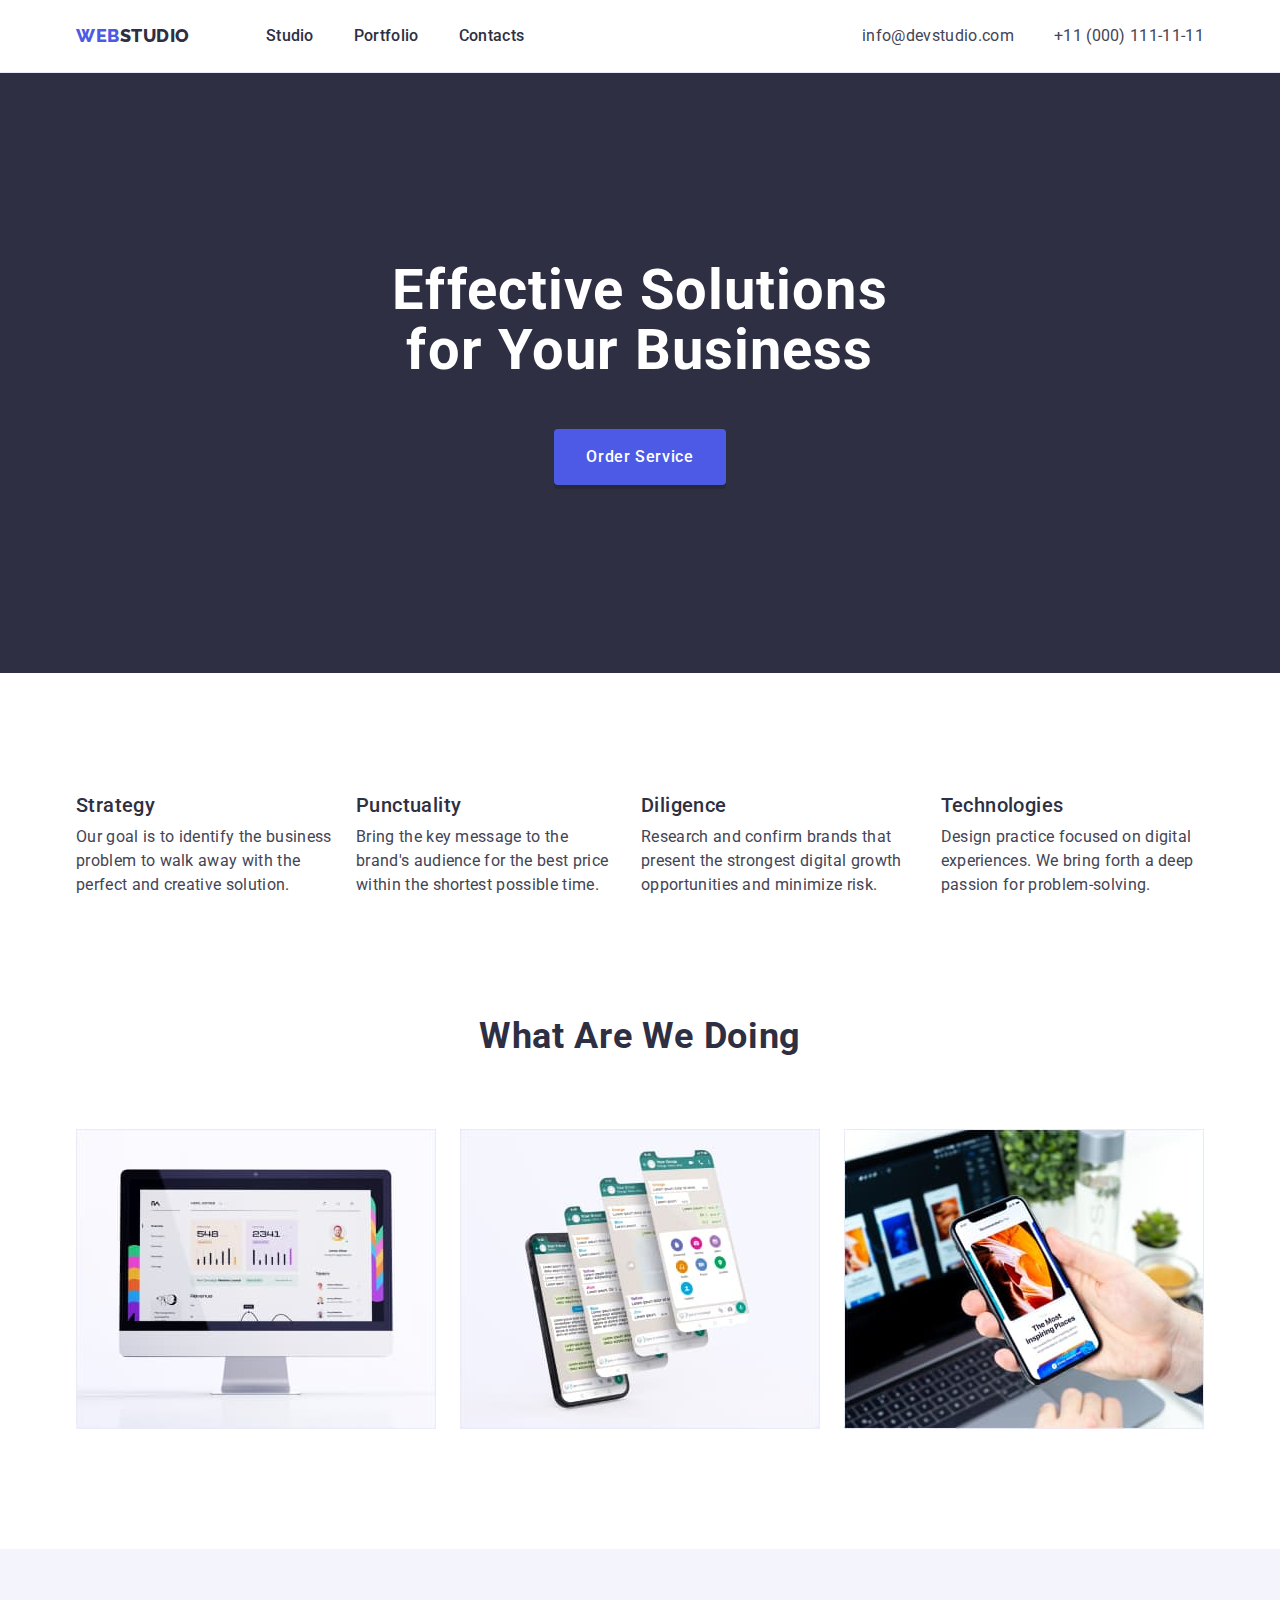
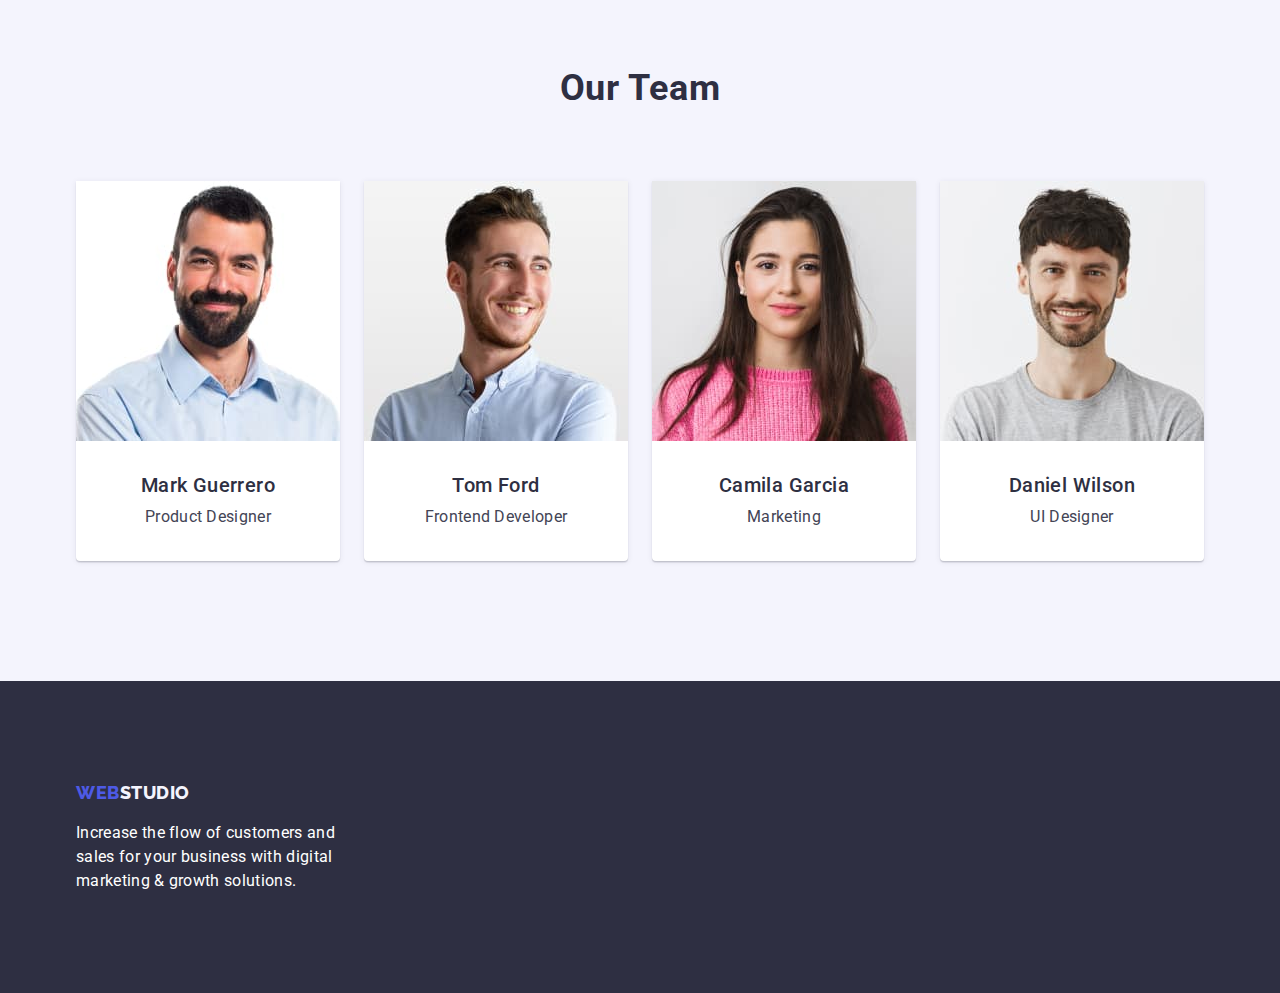
<file: index.html>
<!DOCTYPE html>
<html lang="en">
  <head>
    <meta charset="UTF-8" />
    <meta http-equiv="X-UA-Compatible" content="IE=edge" />
    <meta name="viewport" content="width=device-width, initial-scale=1.0" />
    <link rel="preconnect" href="https://fonts.googleapis.com" />
    <link rel="preconnect" href="https://fonts.gstatic.com" crossorigin />
    <link
      href="https://fonts.googleapis.com/css2?family=Raleway:wght@800&family=Roboto:wght@400;500;700;900&display=swap"
      rel="stylesheet"
    />
    <link
      href="https://cdn.jsdelivr.net/npm/modern-normalize@1.1.0/modern-normalize.min.css
"
      rel="stylesheet"
    />
    <link rel="stylesheet" href="./css/styles.css" />
    <title>WebStudio</title>
  </head>

  <body>
    <!-- Top line-->
    <header class="header">
      <div class="container header-container">
        <nav class="header-nav">
          <a class="header-logo" href="./index.html"
            ><span class="logo">WEB</span>STUDIO</a
          >
          <ul class="menu">
            <li class="menu-item"><a class="menu-link" href="./index.html">Studio</a></li>
            <li class="menu-item">
              <a class="menu-link" href="./portfolio.html">Portfolio</a>
            </li>
            <li class="menu-item"><a class="menu-link" href="">Contacts</a></li>
          </ul>
        </nav>

        <address class="header-contacts">
          <ul class="contacts">
            <li class="contacts-list email">
              <a class="contacts-item " href="mailto:info@devstudio.com"
                >info@devstudio.com</a
              >
            </li>
            <li class="contacts-list">
              <a class="contacts-item" href="tel:+110001111111">
                +11 (000) 111-11-11
              </a>
            </li>
          </ul>
        </address>
      </div>
    </header>

    <main>
      <!-- Section 1 -->
      <section class="hero">
        <div class="container">
          <h1 class="hero-title">Effective Solutions for Your Business</h1>
          
          <button class="button-main" type="button">Order Service</button>
        </div>
      </section>

      <!-- Section 2 -->
      <section class="feature">
        <div class="container">
          <h2 class="visually-hidden">Company quality</h2>
          <ul class="feature-list">
          
              <li class="feature-item">
              <h3 class="feature-title">Strategy</h3>
              <p class="feature-description">
                Our goal is to identify the business problem to walk away with
                the perfect and creative solution.
              </p>
            </li>
            
              
          
            
            <li class="feature-item">
              <h3 class="feature-title">Punctuality</h3>
              <p class="feature-description">
                Bring the key message to the brand's audience for the best price
                within the shortest possible time.
              </p>
            </li>
            <li class="feature-item">
              <h3 class="feature-title">Diligence</h3>
              <p class="feature-description">
                Research and confirm brands that present the strongest digital
                growth opportunities and minimize risk.
              </p>
            </li class="feature-item">
            <li>
              <h3 class="feature-title">Technologies</h3>
              <p class="feature-description">
                Design practice focused on digital experiences. We bring forth a
                deep passion for problem-solving.
              </p>
            </li>
            
          </ul>
        </div>
      </section>

      <!-- Section 3 -->
      <section class="works">
        <div class="container">
          <h2 class="works-title">What are we doing</h2>
          <ul class="works-list">
            <li class="works-item">
              <img src="./images/img 1.jpg" width="360" alt="pic-1" />
            </li>
            <li class="works-item">
              <img src="./images/img 2.jpg" width="360" alt="pic-2" />
            </li>
            <li class="works-item">
              <img src="./images/img 3.jpg" width="360" alt="pic-3" />
            </li>
          </ul>
        </div>
      </section>

      <!-- Section 4 -->
      <section class="team">
        <div class="container">
          <h2 class="team-title">Our Team</h2>
          <ul class="team-list">
            <li class="team-item">
              <img src="./images/img-m.jpg" width="264" alt="photo-1" />
              <h3 class="secondary-title secondary-title-team">Mark Guerrero</h3>
              <p>Product Designer</p>
            </li>
            <li class="team-item">
              <img src="./images/img-t.jpg" width="264" alt="photo-2" />
              <h3 class="secondary-title secondary-title-team">Tom Ford</h3>
              <p>Frontend Developer</p>
            </li>
            <li class="team-item">
              <img src="./images/img-c.jpg" width="264" alt="photo-3" />
              <h3 class="secondary-title secondary-title-team">Camila Garcia</h3>
              <p>Marketing</p>
            </li>
            <li class="team-item">
              <img src="./images/img-d.jpg" width="264" alt="photo-4" />
              <h3 class="secondary-title secondary-title-team">Daniel Wilson</h3>
              <p>UI Designer</p>
            </li>
          </ul>
        </div>
      </section>
    </main>

    <!-- Footer -->

    <footer class="footer">
      <div class="container">
        <a class="footer-logo" href="./index.html">
          <span class="logo">WEB</span>STUDIO</a
        >
        <p class="slogan">
          Increase the flow of customers and sales for your business with
          digital marketing & growth solutions.
        </p>
      </div>
    </footer>
  </body>
</html>
</file>
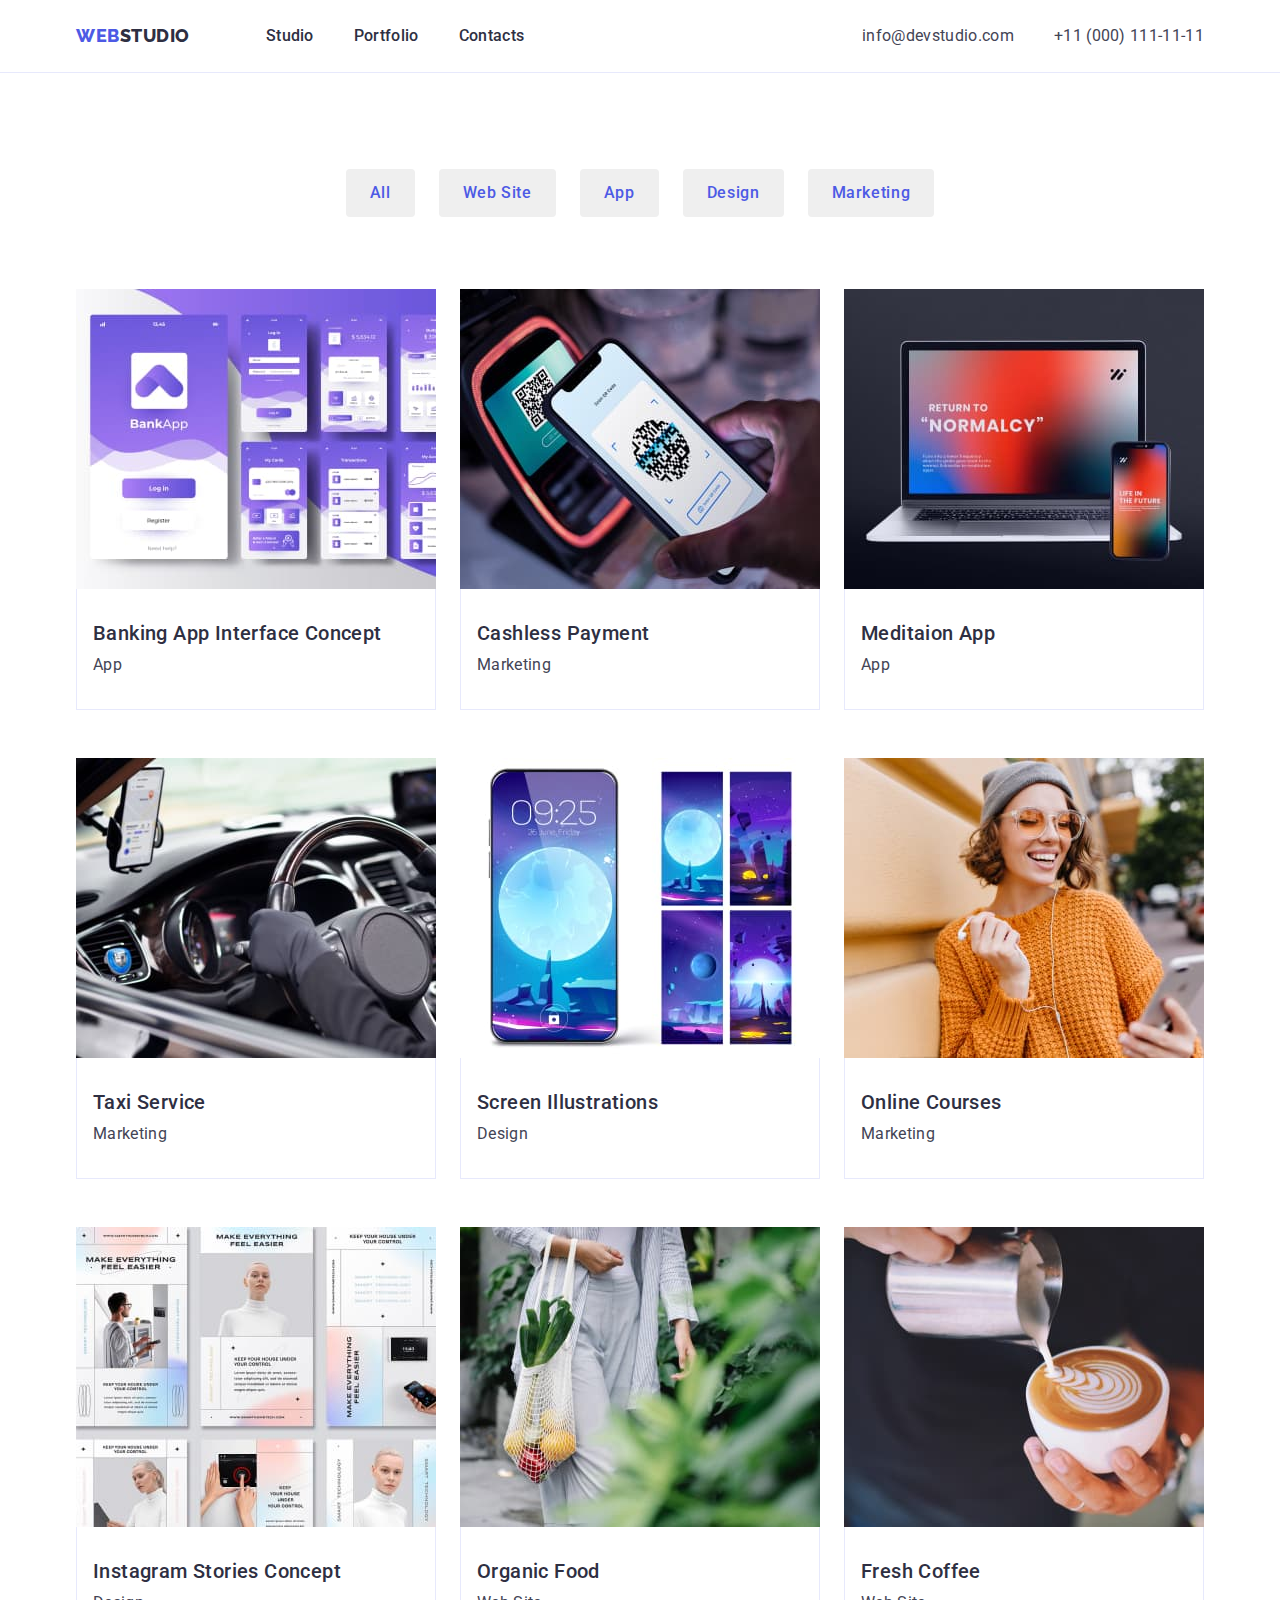
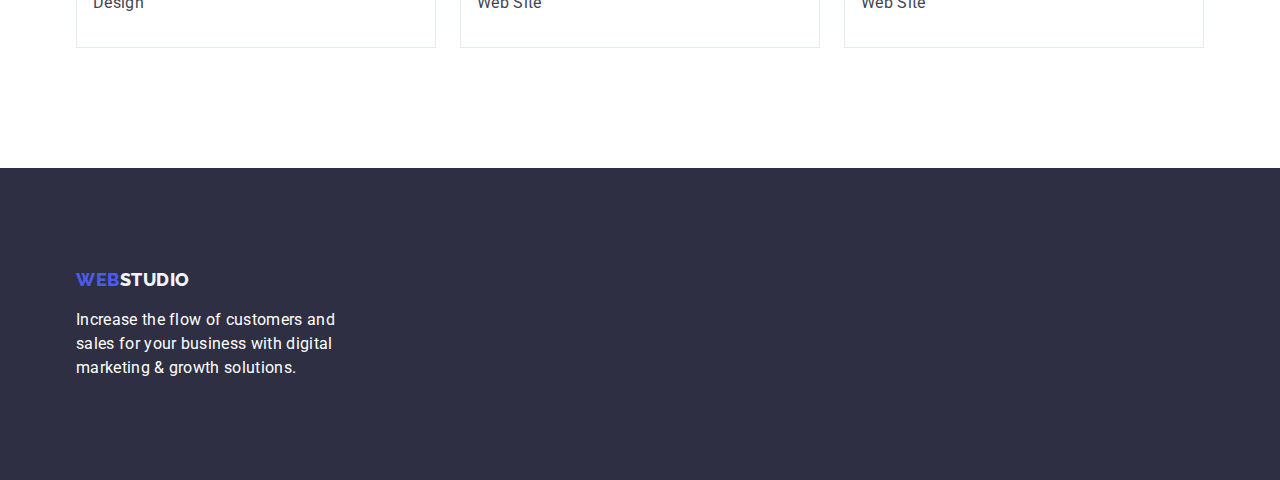
<file: portfolio.html>
<!DOCTYPE html>
<html lang="en">
  <head>
    <meta charset="UTF-8" />
    <meta http-equiv="X-UA-Compatible" content="IE=edge" />
    <meta name="viewport" content="width=device-width, initial-scale=1.0" />
    <link rel="preconnect" href="https://fonts.googleapis.com" />
    <link rel="preconnect" href="https://fonts.gstatic.com" crossorigin />
    <link
      href="https://fonts.googleapis.com/css2?family=Raleway:wght@800&family=Roboto:wght@400;500;700;900&display=swap"
      rel="stylesheet"
    />
    <link
      href="
https://cdn.jsdelivr.net/npm/modern-normalize@1.1.0/modern-normalize.min.css
"
      rel="stylesheet"
    />
    <link rel="stylesheet" href="./css/styles.css" />
    <title>Portfolio</title>
  
     <header class="header">
      <div class="container header-container">
        <nav class="header-nav">
          <a class="header-logo" href="./index.html"
            ><span class="logo">WEB</span>STUDIO</a
          >
          <ul class="menu">
            <li class="menu-item"><a class="menu-link" href="./index.html">Studio</a></li>
            <li class="menu-item">
              <a class="menu-link" href="./portfolio.html">Portfolio</a>
            </li>
            <li class="menu-item"><a class="menu-link" href="">Contacts</a></li>
          </ul>
        </nav>

        <address class="header-contacts">
          <ul class="contacts">
            <li class="contacts-list">
              <a class="contacts-item email" href="mailto:info@devstudio.com"
                >info@devstudio.com</a
              >
            </li>
            <li class="contacts-list">
              <a class="contacts-item phone" href="tel:+110001111111">
                +11 (000) 111-11-11
              </a>
            </li>
          </ul>
        </address>
      </div>
    </header>

    <main>
      <section class="main-content">
        <!-- Buttons -->
        <div class="container">
          <h1 class="visually-hidden">Our Works</h1>
          <ul class="button-list">
            <li class="button-item">
              <button class="button-portfolio" type="button">All</button>
            </li>
            <li class="button-item">
              <button class="button-portfolio" type="button">Web Site</button>
            </li>
            <li class="button-item">
              <button class="button-portfolio" type="button">App</button>
            </li>
            <li class="button-item">
              <button class="button-portfolio" type="button">Design</button>
            </li>
            <li class="button-item">
              <button class="button-portfolio" type="button">Marketing</button>
            </li>
          </ul>
           <!-- Works -->
          <ul class="application-list">
            <li class="application-item">
              <img src="./images/img-1.jpg" alt="bank application" />
              <div class="card"> 
                <h2 class="secondary-title secondary-title-application">Banking App Interface Concept</h2>
              <p>App</p>
            </div>
            </li>
            <li class="application-item">
              <img src="./images/img-2.jpg" alt="payment application" />
              <div class="card"><h2 class="secondary-title">Cashless Payment</h2>
              <p>Marketing</p></div> 
            </li>
            <li class="application-item">
              <img src="./images/img-3.jpg" alt="mediation application" />
              <div class="card"><h2 class="secondary-title">Meditaion App</h2>
              <p>App</p></div> 
            </li>
            <li class="application-item">
              <img src="./images/img-4.jpg" alt="taxi application" />
              <div class="card"><h2 class="secondary-title">Taxi Service</h2>
              <p>Marketing</p> </div> 
            </li>
            <li class="application-item">
              <img src="./images/img-5.jpg" alt="illustration application" />
              <div class="card"> <h2 class="secondary-title">Screen Illustrations</h2>
              <p>Design</p></div> 
            </li>
            <li class="application-item">
              <img src="./images/img-6.jpg" alt="education application" />
              <div class="card"> 
              <h2 class="secondary-title">Online Courses</h2>
              <p>Marketing</p></div> 
            </li>
            <li class="application-item">
              <img
                src="./images/img-7.jpg"
                alt="instagram stories application"
              />
              <div class="card"><h2 class="secondary-title">Instagram Stories Concept</h2>
              <p>Design</p> </div> 
            </li>
            <li class="application-item">
              <img src="./images/img-8.jpg" alt="food application" />
              <div class="card"> <h2 class="secondary-title">Organic Food</h2>
              <p>Web Site</p></div> 
            </li>
            <li class="application-item">
              <img src="./images/img-9.jpg" alt="coffee application" />
              <div class="card"> <h2 class="secondary-title">Fresh Coffee</h2>
              <p>Web Site</p></div> 
            </li>
          </ul>
        </div>
      </section>
    </main>

    <!-- Footer -->

    <footer class="footer">
      <div class="container">
        <a class="footer-logo" href="./index.html">
          <span class="logo">WEB</span>STUDIO</a
        >
        <p class="slogan">
          Increase the flow of customers and sales for your business with
          digital marketing & growth solutions.
        </p>
      </div>
    </footer>
  </body>
</html>
</file>
<file: css/styles.css>
:root {
--main-title-color:rgba(46, 47, 66, 1);/*NAVY BLUE*/
--main-secondary-color:rgba(67, 68, 85, 1); /*SLATE*/
--accent-color: rgba(77, 90, 229, 1);/*IRIS*/
--secondary-accent-color: rgba(64, 75, 191, 1);  /*OCEAN */
--main-background-color: rgba(255, 255, 255, 1);/*WHITE*/
--secondary-background-color: rgb(231, 233, 252); /*CORNFLOWER */
--background-color-team: rgb(244, 244, 253,1); /* CLOUD */
}



ul {
    list-style: none;
}
a  {
    text-decoration: none;
}

h1,h2,h3,h4,p {
margin-top: 0;
margin-bottom: 0;
}

 ul {
margin-top: 0;
margin-bottom: 0;
padding-left: 0;
} 

img {
    display: block;
}
button {
    cursor: pointer;
}
 .container {
    width: 1158px;
    margin-left: auto;
    margin-right: auto;
    padding-right: 15px;
    padding-left: 15px;  
 }
 body {
     font-family: 'Roboto', sans-serif;
     background-color: var(--main-background-color);
     color: var(--main-secondary-color);
     font-size: 16px;
 }
 
/* =============================HEADER========================= */

.header {
border-bottom: 1px solid var(--secondary-background-color);
}

.header-container {
    display: flex;
    align-items: center;
    
}
.header-nav {
    display: flex;
    align-items: center;
    padding-top: 24px;
    padding-bottom: 24px;
}

.header-logo {
color: var(--main-title-color);
font-family: 'Raleway', sans-serif;
font-weight: 800;
font-size: 18px;
line-height: 1.33;
letter-spacing: 0.03em;
margin-right: 76px;

}

.logo {
color: var(--accent-color);      
}

.menu {
    display: flex;
    align-items: center;
}

.menu-item {
font-weight: 500;
line-height: 1.5;
letter-spacing: 0.02em;
}
.menu-item:not(:last-child){
 margin-right: 40px;
 }
 .contacts {
    display: flex;
    align-items: center;
    margin-left: auto;
 }

.menu.contacts {
    justify-content: space-between;
}

.header-contacts {
    padding-top: 24px;
    padding-bottom: 24px;
    margin-left: auto;
    
}

 .contacts-item {
font-style: normal;
line-height: 1.5;
letter-spacing: 0.02em;
color: var(--main-secondary-color);
 }

 .email { 
margin-right: 40px;
 }
 

/* =============================HERO========================= */


.hero {
padding-top: 188px;
padding-bottom: 188px;
background-color: var(--main-title-color); 
}
   
.hero-title {
font-weight: 700;
font-size: 56px;
line-height: 1.07;
letter-spacing: 0.02em;
color: var(--main-background-color);
Width: 496px; 
height: 120px;
margin-right: auto;
margin-left: auto;
text-align: center;
}

.visually-hidden {
position: absolute;
width: 1px;
height: 1px;
margin: -1px;
border: 0;
padding: 0;
white-space: nowrap;
clip-path: inset(100%);
clip: rect(0 0 0 0);
overflow: hidden;
}

.feature {
padding-top: 120px;
padding-bottom: 120px;
background-color: var(--main-background-color);
}


.feature-title {
font-weight: 500;
font-size: 20px;
line-height: 1.2;
letter-spacing: 0.02em;
color: var(--main-title-color);
margin-bottom: 8px;
}

.feature-description {
line-height: 1.5;
letter-spacing: 0.02em;
}


.works-title, 
.team-title {
font-weight: 700;
font-size: 36px;
line-height: 1.11;
letter-spacing: 0.02em;
text-transform: capitalize;
color: var(--main-title-color);
margin-bottom: 72px; 
margin-right: auto;
margin-left: auto;
text-align:center;
}

.secondary-title-team {
margin-top: 32px;
text-align: center;
}

.secondary-title { 
font-weight: 500;
font-size: 20px;
line-height: 1.2;
letter-spacing: 0.02em;
color: var(--main-title-color);
margin-bottom: 8px;
}

.secondary-title + p {
line-height: 1.5;
letter-spacing: 0.02em;
}

.secondary-title-team + p {
text-align: center;
}



.works-item:not(:nth-child(3n)) {
margin-right: 24px;
}

.works {
padding-bottom: 120px;
background-color: var(--main-background-color);
 }   

.team {
padding-top: 120px;
padding-bottom: 120px; 
background-color:var(--background-color-team);
} 
.footer {
    padding-top: 100px;
    padding-bottom: 100px;
}
.team-item  {
    background-color:var(--main-background-color);
    border-bottom-left-radius: 4px;
    border-bottom-right-radius: 4px;
    box-shadow:
    0 2px 1px 0 rgba(46, 47, 66, 0.08), 
    0 1px 1px 0 rgba(46, 47, 66, 0.16), 
    0 1px 6px 0 rgba(46, 47, 66, 0.08);
    padding-bottom: 32px;

}
.team-list {
display: flex;
flex-wrap: wrap;
gap: 24px; 
}
.works-list {
display: flex;
flex-wrap: wrap;
}

.feature-list {
display: flex;
gap: 24px;
}
.button-list {
display: flex;
justify-content: center;
gap: 24px;
margin-bottom: 72px;
}
.main-content {
padding-top: 96px;
padding-bottom: 120px;
} 
.application-list {
    display: flex;
    flex-wrap: wrap;
}
.application-item:not(:nth-child(3n)) {
margin-right: 24px;
} 
.application-item:not(:nth-last-child(-n+3)) {
margin-bottom: 48px;
} 

/* =============================COMPONENTS========================= */

.contacts-item:hover,
.contacts-item:focus,
.menu-link:hover,
.menu-link:focus {
color: var(--secondary-accent-color);
}
.menu-link {
    color: var(--main-title-color);
}

.button-main {
padding-top: 16px;
padding-right: 32px;
padding-bottom: 16px;
padding-left: 32px;
font-weight: 500;
font-size: 16px;
line-height: 1.5;
letter-spacing: 0.04em;
color: var(--main-background-color);
background-color:var(--accent-color) ;
cursor: pointer; 
border-radius: 4px;
border: none; 
margin-top: 48px;
margin-right: auto;
margin-left: auto;
display: block;
box-shadow: 0 4px rgba(0, 0, 0, 0.15);
}

.button-main:is(:hover, :focus) {
background-color: var(--secondary-accent-color);
color: var(--main-background-color);

}

.button-portfolio { 
font-weight: 500;
font-size: 16px;
line-height: 1.5;
letter-spacing: 0.04em;
color: var(--accent-color);
border-radius: 4px;
cursor: pointer;
padding-top: 12px;
padding-right: 24px;
padding-bottom: 12px;
padding-left: 24px;
border: transparent;
}

.button-portfolio:is(:hover, :focus) { 
background-color: var(--secondary-accent-color);   
color: var(--main-background-color);
box-shadow: 0px 3px 1px rgba(0, 0, 0, 0.1), 0px 2px 1px rgba(0, 0, 0, 0.08), 0px 2px 2px rgba(0, 0, 0, 0.12);
}
.card {
    padding-top: 32px;
    padding-bottom: 32px;
    padding-left: 16px;
    border-bottom: 1px solid var(--secondary-background-color);
    border-left: 1px solid var(--secondary-background-color);
    border-right: 1px solid var(--secondary-background-color);
}

/* =============================FOOTER========================= */

footer {
  background-color: var(--main-title-color);  
}

.footer-logo {
    color:var(--background-color-team) ;
    font-family: 'Raleway';
    font-weight: 800;
    font-size: 18px;
    line-height: 1.33;
    letter-spacing: 0.03em;
}

.slogan {
    line-height: 1.5;
    letter-spacing: 0.02em;
    color: var(--main-background-color); 
    width: 264px; 
    margin-top: 16px;

}

/* .emal {
    margin-left: 40px;
} */
</file>
